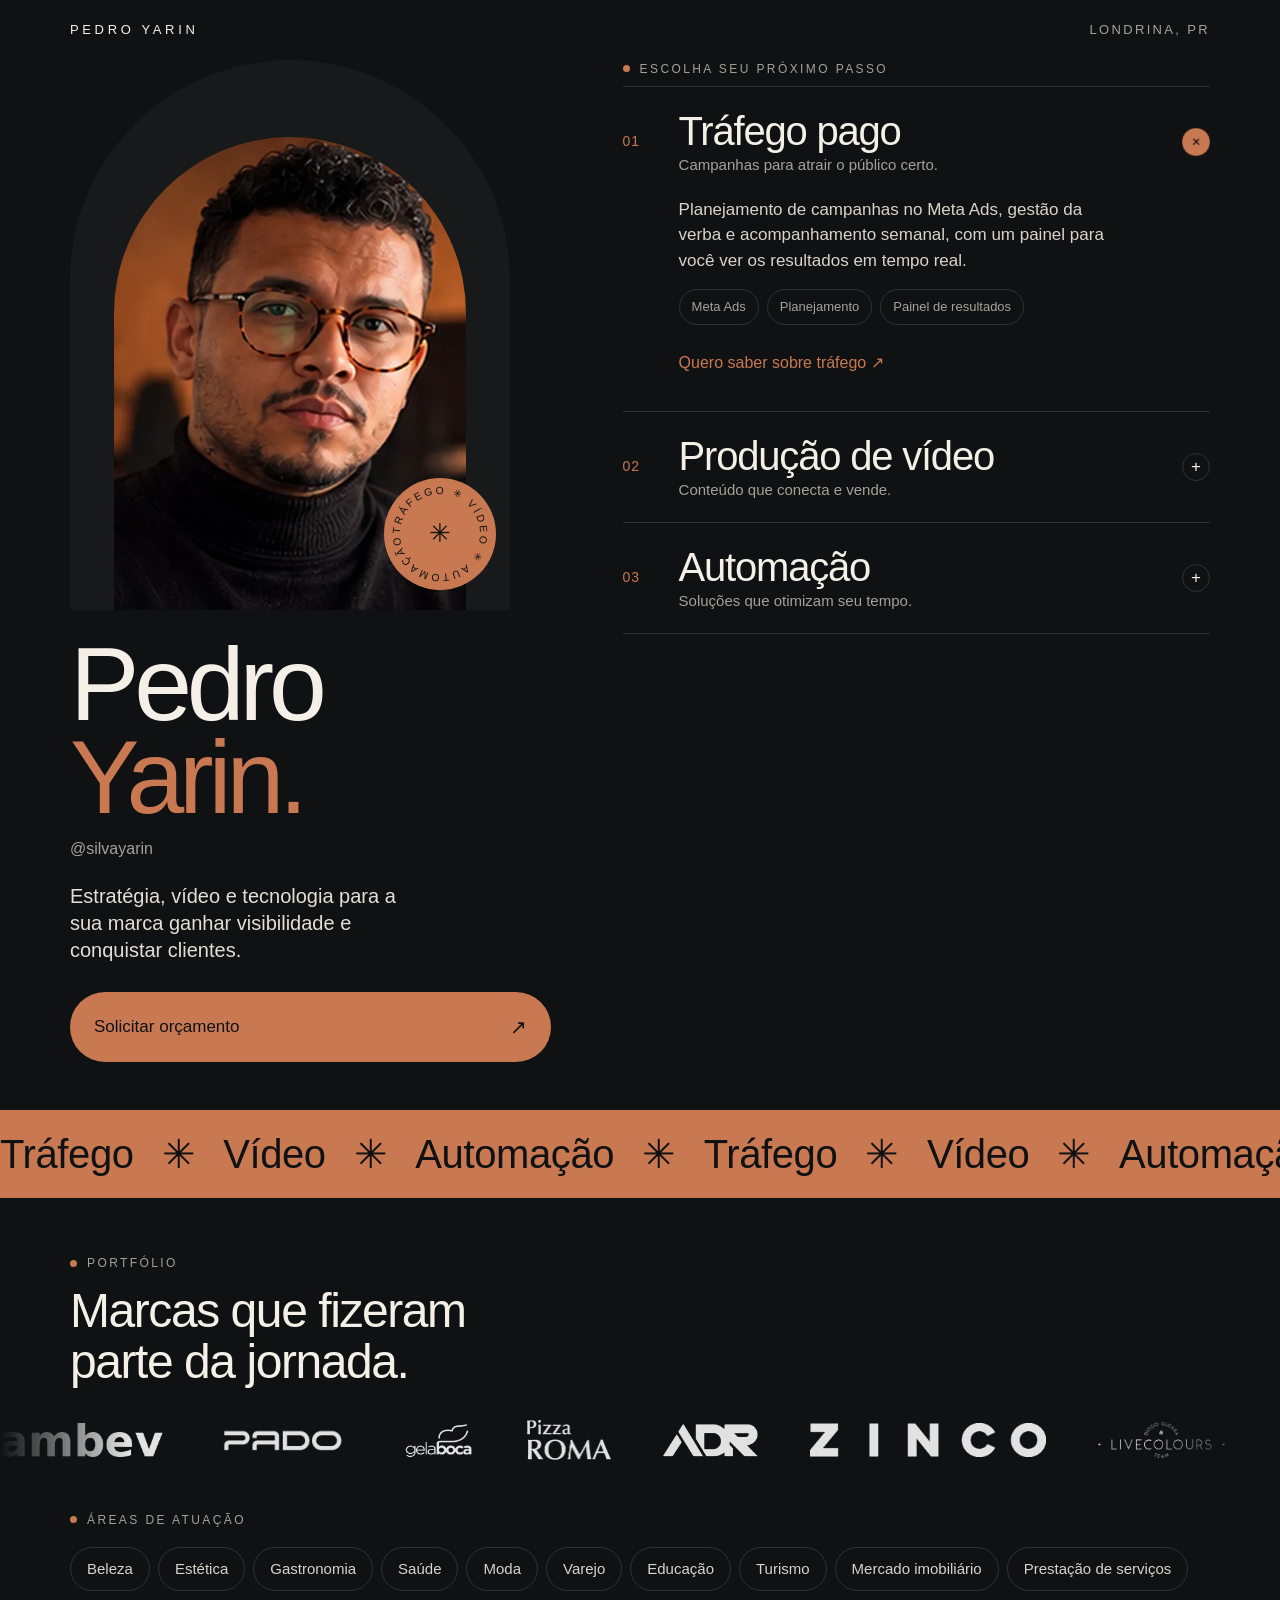
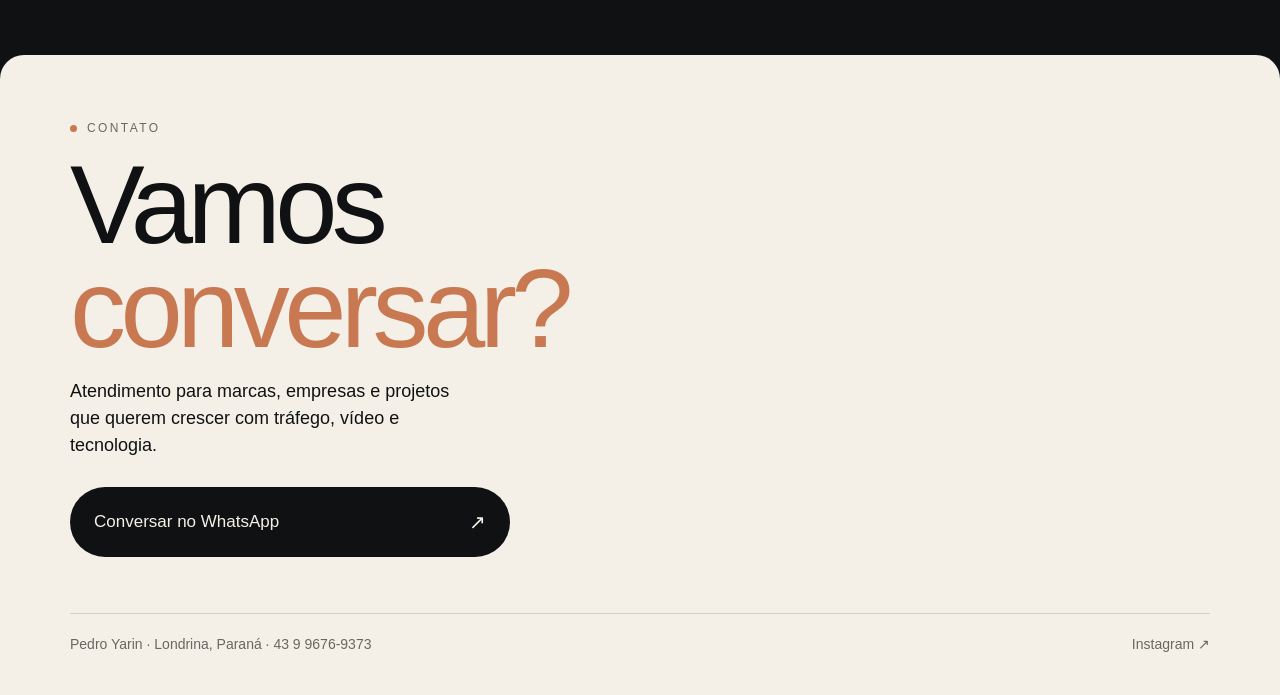
<file: index.html>
<!DOCTYPE html>
<html lang="pt-BR">
<head>
<meta charset="utf-8">
<meta name="viewport" content="width=device-width, initial-scale=1, viewport-fit=cover">
<title>Pedro Yarin · Tráfego, vídeo e automação</title>
<meta name="description" content="Estratégia, vídeo e tecnologia para a sua marca ganhar visibilidade e conquistar clientes. Londrina, PR.">
<meta property="og:type" content="website">
<meta property="og:title" content="Pedro Yarin · Tráfego, vídeo e automação">
<meta property="og:description" content="Estratégia, vídeo e tecnologia para a sua marca ganhar visibilidade e conquistar clientes.">
<meta property="og:image" content="https://yarin-five.vercel.app/assets/pedro-capa-horizontal.webp">
<meta property="og:url" content="https://yarin-five.vercel.app/">
<meta name="twitter:card" content="summary_large_image">
<meta name="theme-color" content="#101112">
<style>
/* VOICE: Pedro falando direto com quem chegou pela bio — curto, confiante, sem jargão.
   IDEA: um cartão de visita vivo: rosto, três caminhos e prova social, tudo a um toque do WhatsApp.
   PICTURE: retrato em arco sobre a dobra de cobre, com selo girando "Tráfego · Vídeo · Automação".
   COLOUR and TYPE: grafite #101112, papel #F4F0E8, cobre #C87952; Nimbus Sans grande e apertada.
   LAYOUT: coluna única pensada para o celular; no computador vira duas colunas com o retrato fixo. */
@font-face{font-family:"Nimbus";src:url(https://wake-painel.vercel.app/assets/nimbus.woff) format("woff");font-display:swap}
:root{--g:#101112;--g2:#18191b;--p:#F4F0E8;--c:#C87952;--z:#A5A29B;--ln:rgba(244,240,232,.14)}
*{box-sizing:border-box;min-width:0}
html{-webkit-text-size-adjust:100%}
body{margin:0;background:var(--g);color:var(--p);font:17px/1.5 "Nimbus","Helvetica Neue",Helvetica,Arial,sans-serif;-webkit-font-smoothing:antialiased;overflow-x:clip}
a{color:inherit}
h1,h2,h3,p{margin:0;font-weight:400}
.k{font-size:12px;letter-spacing:.2em;text-transform:uppercase;color:var(--z);display:flex;align-items:center;gap:10px}
.k::before{content:"";width:7px;height:7px;border-radius:50%;background:var(--c);flex:none}
.wrap{max-width:1180px;margin:0 auto;padding:0 20px}
/* topo */
.top{display:flex;justify-content:space-between;align-items:center;padding:20px 0;font-size:13px;letter-spacing:.18em;text-transform:uppercase}
.top b{font-weight:400;letter-spacing:.28em}
.top span{color:var(--z)}
/* layout */
.grid{display:grid;grid-template-columns:1fr;gap:40px;padding-bottom:40px}
@media (min-width:920px){.grid{grid-template-columns:.9fr 1.1fr;gap:72px;align-items:start}.lado{position:sticky;top:24px}}
/* hero */
.arco{position:relative;aspect-ratio:4/5;max-width:440px;border-radius:999px 999px 8px 8px;overflow:hidden;background:var(--g2) url(https://wake-agencia.vercel.app/assets/copper-fold.webp) center/cover}
.arco img{position:absolute;inset:14% 10% 0 10%;width:80%;height:86%;object-fit:cover;object-position:50% 20%;border-radius:999px 999px 0 0}
.selo{position:absolute;right:14px;bottom:20px;width:112px;height:112px;border-radius:50%;background:var(--c);color:var(--g);display:grid;place-items:center}
.selo svg{position:absolute;inset:0;animation:gira 24s linear infinite}
.selo i{font-style:normal;font-size:26px}
@keyframes gira{to{transform:rotate(360deg)}}
.hero{margin-top:28px}
.hero h1{font-size:clamp(56px,15vw,104px);line-height:.9;letter-spacing:-.05em}
.hero h1 em{font-style:normal;color:var(--c)}
.ig{display:inline-flex;margin-top:12px;color:var(--z);text-decoration:none;font-size:16px}
.ig:hover{color:var(--p)}
.hero p{font-size:20px;line-height:1.35;margin-top:22px;max-width:30ch;color:#e4dfd6}
.cta{display:flex;align-items:center;justify-content:space-between;gap:12px;margin-top:28px;background:var(--c);color:var(--g);text-decoration:none;padding:20px 24px;border-radius:99px;font-size:17px;min-height:56px;transition:transform .15s,background .15s}
.cta:hover{background:#d88b65;transform:translateY(-2px)}
.cta span{font-size:20px}
/* caminhos */
.cam{list-style:none;margin:0;padding:0;border-top:1px solid var(--ln)}
.cam li{border-bottom:1px solid var(--ln)}
.cam details summary{list-style:none;cursor:pointer;display:grid;grid-template-columns:44px 1fr 28px;gap:12px;align-items:center;padding:24px 0;min-height:56px}
.cam details summary::-webkit-details-marker{display:none}
.cam .n{color:var(--c);font-size:14px;letter-spacing:.06em}
.cam h3{font-size:clamp(28px,7vw,40px);line-height:1.02;letter-spacing:-.03em}
.cam small{display:block;font-size:15px;color:var(--z);margin-top:6px;letter-spacing:0}
.cam .mais{width:28px;height:28px;border:1px solid var(--ln);border-radius:50%;display:grid;place-items:center;transition:transform .2s,background .2s}
.cam details[open] .mais{transform:rotate(45deg);background:var(--c);color:var(--g);border-color:var(--c)}
.cam .corpo{padding:0 0 26px 56px;display:grid;gap:16px}
.cam .corpo p{color:#d9d4cb;max-width:46ch}
.tags{display:flex;flex-wrap:wrap;gap:8px}
.tags span{border:1px solid var(--ln);border-radius:99px;padding:7px 12px;font-size:13px;color:var(--z)}
.lk{display:inline-flex;align-items:center;gap:10px;color:var(--c);text-decoration:none;font-size:16px;min-height:44px}
.lk:hover{color:var(--p)}
/* faixa */
.faixa{background:var(--c);color:var(--g);overflow:hidden;padding:14px 0;margin:8px 0 0}
.trk{display:flex;gap:28px;width:max-content;animation:roda 28s linear infinite;align-items:center}
.faixa span{font-size:clamp(24px,5vw,40px);letter-spacing:-.01em;white-space:nowrap}
@keyframes roda{to{transform:translateX(-50%)}}
/* marcas */
.marcas{padding:56px 0 48px}
.marcas h2{font-size:clamp(30px,6vw,48px);line-height:1.05;letter-spacing:-.03em;margin:14px 0 30px;max-width:16ch}
.rail{overflow:hidden;-webkit-mask-image:linear-gradient(90deg,transparent,#000 10%,#000 90%,transparent);mask-image:linear-gradient(90deg,transparent,#000 10%,#000 90%,transparent)}
.rail .trk{gap:52px;animation-duration:42s}
.rail img{display:block;flex:none;height:var(--h);filter:brightness(0) invert(1);opacity:.88}
/* segmentos */
.seg{padding:0 0 64px}
.seg .tags{margin-top:18px}
.seg .tags span{font-size:15px;padding:10px 16px;color:#d9d4cb}
/* contato */
.fim{background:var(--p);color:var(--g);padding:64px 0 40px;border-radius:24px 24px 0 0}
.fim .k{color:#6b6760}
.fim h2{font-size:clamp(52px,13vw,112px);line-height:.92;letter-spacing:-.05em;margin-top:16px}
.fim h2 em{font-style:normal;color:var(--c)}
.fim p{margin-top:18px;max-width:40ch;font-size:18px}
.fim .cta{max-width:440px;background:var(--g);color:var(--p)}
.fim .cta:hover{background:#2a2b2e}
.rod{display:flex;justify-content:space-between;flex-wrap:wrap;gap:12px;margin-top:56px;padding-top:20px;border-top:1px solid rgba(16,17,18,.15);font-size:14px;color:#6b6760}
.rod a{text-decoration:none}
.rod a:hover{color:var(--g)}
:focus-visible{outline:2px solid var(--c);outline-offset:3px}
@media (prefers-reduced-motion:reduce){.trk,.selo svg{animation:none}}
/* ===== celular ===== */
@media (max-width:919px){
  .top{padding:14px 0}
  .grid{gap:28px}
  .arco{max-width:none;aspect-ratio:auto;height:min(58vh,470px);border-radius:200px 200px 10px 10px}
  .arco img{inset:12% 9% 0 9%;width:82%;height:88%}
  .arco::after{content:"";position:absolute;inset:auto 0 0 0;height:46%;background:linear-gradient(0deg,rgba(16,17,18,.92),rgba(16,17,18,0))}
  .hero{position:relative;margin-top:-118px;z-index:2;padding:0 4px}
  .hero h1{font-size:clamp(54px,16vw,76px)}
  .hero p{font-size:18px;margin-top:16px}
  .cta{margin-top:20px;padding:18px 22px}
  .selo{width:88px;height:88px;top:30%;bottom:auto;right:10px}
  .cam details summary{grid-template-columns:1fr 32px;gap:10px;padding:20px 0}
  .cam .n{grid-column:1/-1;font-size:12px;margin-bottom:-6px}
  .cam h3{font-size:30px}
  .cam .corpo{padding:0 0 22px}
  .marcas{padding:44px 0 36px}
  .seg{padding-bottom:48px}
  .fim{padding:48px 0 calc(96px + env(safe-area-inset-bottom))}
  .fim h2{font-size:clamp(48px,15vw,72px)}
  .rod{margin-top:36px;flex-direction:column}
}
.fixo{position:fixed;left:12px;right:12px;bottom:calc(12px + env(safe-area-inset-bottom));z-index:20;display:none;align-items:center;justify-content:space-between;background:var(--c);color:var(--g);text-decoration:none;border-radius:99px;padding:16px 22px;font-size:16px;box-shadow:0 10px 30px rgba(0,0,0,.45);transform:translateY(140%);transition:transform .3s}
.fixo.on{transform:none}
@media (max-width:919px){.fixo{display:flex}}
@media (prefers-reduced-motion:reduce){.fixo{transition:none}}
</style>
</head>
<body>
<div class="wrap">
  <header class="top"><b>Pedro Yarin</b><span>Londrina, PR</span></header>

  <div class="grid">
    <div class="lado">
      <div class="arco">
        <img src="/assets/pedro.webp" alt="Pedro Yarin" width="589" height="700">
        <div class="selo" aria-hidden="true"><svg viewBox="0 0 112 112"><defs><path id="cs" d="M56 56m-40 0a40 40 0 1 1 80 0a40 40 0 1 1-80 0"/></defs><text font-size="10.5" letter-spacing="2.6" fill="#101112" font-family="Nimbus,Helvetica,sans-serif"><textPath href="#cs">TRÁFEGO ✳ VÍDEO ✳ AUTOMAÇÃO ✳</textPath></text></svg><i>✳</i></div>
      </div>
      <div class="hero">
        <h1>Pedro<br><em>Yarin.</em></h1>
        <a class="ig" href="https://www.instagram.com/silvayarin/" target="_blank" rel="noopener">@silvayarin</a>
        <p>Estratégia, vídeo e tecnologia para a sua marca ganhar visibilidade e conquistar clientes.</p>
        <a class="cta" href="https://wa.me/5543996769373?text=Ol%C3%A1%2C%20Pedro%21%20Quero%20solicitar%20um%20or%C3%A7amento." target="_blank" rel="noopener">Solicitar orçamento <span aria-hidden="true">↗</span></a>
      </div>
    </div>

    <main>
      <div class="k" style="margin-bottom:8px">Escolha seu próximo passo</div>
      <ul class="cam">
        <li><details open>
          <summary><span class="n">01</span><h3>Tráfego pago<small>Campanhas para atrair o público certo.</small></h3><span class="mais" aria-hidden="true">+</span></summary>
          <div class="corpo"><p>Planejamento de campanhas no Meta Ads, gestão da verba e acompanhamento semanal, com um painel para você ver os resultados em tempo real.</p>
            <div class="tags"><span>Meta Ads</span><span>Planejamento</span><span>Painel de resultados</span></div>
            <a class="lk" href="https://wa.me/5543996769373?text=Ol%C3%A1%2C%20Pedro%21%20Quero%20saber%20mais%20sobre%20Gest%C3%A3o%20de%20Tr%C3%A1fego" target="_blank" rel="noopener">Quero saber sobre tráfego ↗</a></div>
        </details></li>
        <li><details>
          <summary><span class="n">02</span><h3>Produção de vídeo<small>Conteúdo que conecta e vende.</small></h3><span class="mais" aria-hidden="true">+</span></summary>
          <div class="corpo"><p>Roteiro, captação e edição de vídeos para anúncios, Reels e redes sociais, pensados para prender a atenção nos primeiros segundos.</p>
            <div class="tags"><span>Roteiro</span><span>Captação</span><span>Edição</span></div>
            <a class="lk" href="https://wa.me/5543996769373?text=Ol%C3%A1%2C%20Pedro%21%20Quero%20saber%20mais%20sobre%20Produ%C3%A7%C3%A3o%20de%20V%C3%ADdeos%20Profissionais" target="_blank" rel="noopener">Quero produzir vídeos ↗</a></div>
        </details></li>
        <li><details>
          <summary><span class="n">03</span><h3>Automação<small>Soluções que otimizam seu tempo.</small></h3><span class="mais" aria-hidden="true">+</span></summary>
          <div class="corpo"><p>Landing pages, automações de atendimento e ferramentas digitais que transformam atenção em conversa no WhatsApp.</p>
            <div class="tags"><span>Landing pages</span><span>Automações</span><span>Sistemas</span></div>
            <a class="lk" href="https://wa.me/5543996769373?text=Ol%C3%A1%2C%20Pedro%21%20Quero%20saber%20mais%20sobre%20Tecnologia%20%2F%20Automa%C3%A7%C3%A3o" target="_blank" rel="noopener">Quero falar sobre automação ↗</a></div>
        </details></li>
      </ul>
    </main>
  </div>
</div>

<div class="faixa" aria-hidden="true"><div class="trk" id="faixa"></div></div>

<section class="marcas">
  <div class="wrap"><div class="k">Portfólio</div><h2>Marcas que fizeram parte da jornada.</h2></div>
  <div class="rail"><div class="trk" id="logos"></div></div>
</section>

<section class="seg">
  <div class="wrap"><div class="k">Áreas de atuação</div>
    <div class="tags"><span>Beleza</span><span>Estética</span><span>Gastronomia</span><span>Saúde</span><span>Moda</span><span>Varejo</span><span>Educação</span><span>Turismo</span><span>Mercado imobiliário</span><span>Prestação de serviços</span></div>
  </div>
</section>

<footer class="fim">
  <div class="wrap">
    <div class="k">Contato</div>
    <h2>Vamos<br><em>conversar?</em></h2>
    <p>Atendimento para marcas, empresas e projetos que querem crescer com tráfego, vídeo e tecnologia.</p>
    <a class="cta" href="https://wa.me/5543996769373?text=Ol%C3%A1%2C%20Pedro%21%20Vim%20pelo%20Instagram%20e%20gostaria%20de%20conversar%20sobre%20o%20meu%20projeto." target="_blank" rel="noopener">Conversar no WhatsApp <span aria-hidden="true">↗</span></a>
    <div class="rod"><span>Pedro Yarin · Londrina, Paraná · 43 9 9676-9373</span><a href="https://www.instagram.com/silvayarin/" target="_blank" rel="noopener">Instagram ↗</a></div>
  </div>
</footer>

<a class="fixo" id="fixo" href="https://wa.me/5543996769373?text=Ol%C3%A1%2C%20Pedro%21%20Vim%20pelo%20Instagram%20e%20quero%20um%20or%C3%A7amento." target="_blank" rel="noopener">Falar no WhatsApp <span aria-hidden="true">↗</span></a>

<script>
{
  const marcas = [['ambev','Ambev',34],['pado','Pado',46],['gelaboca','Gelaboca',36],['roma','Roma',40],['adr','ADR',36],['zinco','Zinco',34],['live-colours','Live Colours',36],['mor-salon','MŌR Salon',44],['londrina-norte-shopping','Londrina Norte Shopping',44],['aurora-shopping','Aurora Shopping',44],['agrobar','Agrobar',36],['agroplay','Agroplay',34],['schwarzkopf','Schwarzkopf',36],['folks','Folks',36]];
  const um = marcas.map(([f, n, h]) => `<img src="/assets/${f}.webp" alt="${n}" style="--h:${h}px" loading="lazy">`).join('');
  document.getElementById('logos').innerHTML = um + um.replace(/alt="[^"]*"/g, 'alt=""');
  const f = '<span>Tráfego</span><span>✳</span><span>Vídeo</span><span>✳</span><span>Automação</span><span>✳</span>';
  document.getElementById('faixa').innerHTML = f.repeat(6);
  const fx = document.getElementById('fixo'), alvo = document.querySelector('.hero .cta'), fim = document.querySelector('.fim');
  const vis = { hero: true, fim: false };
  const io = new IntersectionObserver((es) => { for (const e of es) vis[e.target === fim ? 'fim' : 'hero'] = e.isIntersecting; fx.classList.toggle('on', !vis.hero && !vis.fim); });
  io.observe(alvo); io.observe(fim);
}
</script>
</body>
</html>
</file>
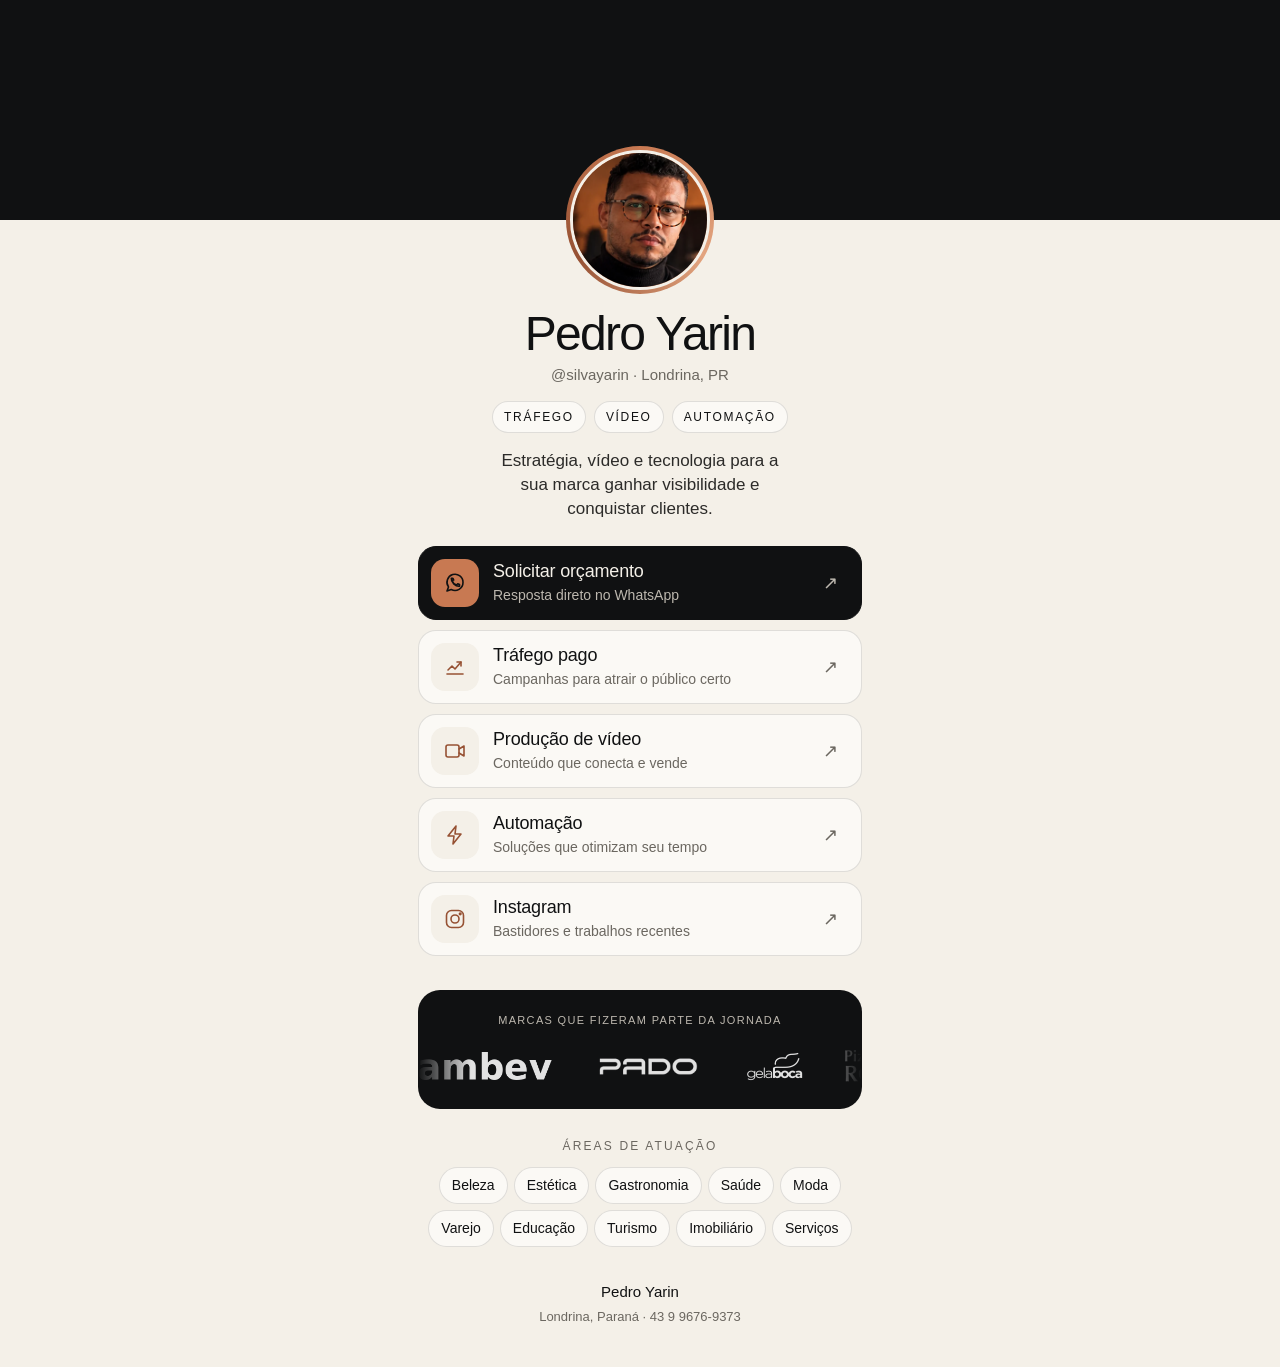
<file: v2/index.html>
<!DOCTYPE html>
<html lang="pt-BR">
<head>
<meta charset="utf-8">
<meta name="viewport" content="width=device-width, initial-scale=1, viewport-fit=cover">
<title>Pedro Yarin · Tráfego, vídeo e automação</title>
<meta name="description" content="Estratégia, vídeo e tecnologia para a sua marca ganhar visibilidade e conquistar clientes. Londrina, PR.">
<meta property="og:type" content="website">
<meta property="og:title" content="Pedro Yarin · Tráfego, vídeo e automação">
<meta property="og:description" content="Estratégia, vídeo e tecnologia para a sua marca ganhar visibilidade e conquistar clientes.">
<meta property="og:image" content="https://yarin-five.vercel.app/assets/pedro-capa-horizontal.webp">
<meta name="twitter:card" content="summary_large_image">
<meta name="theme-color" content="#F4F0E8">
<style>
/* VOICE: Pedro, direto e próximo — quem chegou pela bio quer um botão, não um texto.
   IDEA: link na bio feito como um cartão de papel: rosto, uma frase e caminhos grandes de tocar.
   PICTURE: retrato redondo com anel de cobre e a dobra de cobre como faixa no topo.
   COLOUR and TYPE: papel #F4F0E8 de fundo, grafite #101112, cobre #C87952; Nimbus Sans.
   LAYOUT: coluna estreita centrada (máx. 480px), botões empilhados, tudo em menos de duas telas. */
@font-face{font-family:"Nimbus";src:url(https://wake-painel.vercel.app/assets/nimbus.woff) format("woff");font-display:swap}
:root{--g:#101112;--p:#F4F0E8;--b:#fbf9f5;--c:#C87952;--ct:#965133;--m:#6b6760;--ln:rgba(16,17,18,.12)}
*{box-sizing:border-box;min-width:0}
html{-webkit-text-size-adjust:100%}
body{margin:0;background:var(--p);color:var(--g);font:16px/1.5 "Nimbus","Helvetica Neue",Helvetica,Arial,sans-serif;-webkit-font-smoothing:antialiased;overflow-x:clip}
a{color:inherit;text-decoration:none}
h1,h2,p{margin:0;font-weight:400}
.capa{height:150px;background:#101112 url(https://wake-agencia.vercel.app/assets/copper-fold.webp) center 40%/cover}
.col{max-width:480px;margin:0 auto;padding:0 18px calc(40px + env(safe-area-inset-bottom))}
/* perfil */
.perfil{text-align:center;margin-top:-62px}
.foto{width:124px;height:124px;border-radius:50%;padding:4px;background:conic-gradient(var(--c),#e3a47f,var(--ct),var(--c));margin:0 auto;display:block}
.foto img{width:100%;height:100%;border-radius:50%;object-fit:cover;object-position:50% 22%;border:3px solid var(--p);display:block}
.perfil h1{font-size:40px;line-height:1;letter-spacing:-.035em;margin-top:16px}
.arroba{display:inline-block;margin-top:6px;color:var(--m);font-size:15px}
.papeis{display:flex;justify-content:center;gap:8px;margin-top:14px;flex-wrap:wrap}
.papeis span{font-size:12px;letter-spacing:.14em;text-transform:uppercase;border:1px solid var(--ln);border-radius:99px;padding:6px 11px;background:var(--b)}
.perfil p{font-size:17px;line-height:1.4;margin:16px auto 0;max-width:32ch;color:#2c2b29}
/* links */
.links{display:grid;gap:10px;margin-top:26px}
.lk{display:grid;grid-template-columns:48px 1fr 22px;gap:14px;align-items:center;background:var(--b);border:1px solid var(--ln);border-radius:18px;padding:12px 16px 12px 12px;min-height:72px;transition:transform .15s,border-color .15s,background .15s}
.lk:hover{transform:translateY(-2px);border-color:var(--c)}
.lk:active{transform:scale(.99)}
.lk .ic{width:48px;height:48px;border-radius:14px;background:var(--p);display:grid;place-items:center;color:var(--ct)}
.lk .ic svg{width:24px;height:24px}
.lk b{display:block;font-weight:400;font-size:18px;line-height:1.15;letter-spacing:-.01em}
.lk small{display:block;color:var(--m);font-size:14px;margin-top:3px}
.lk .seta{color:var(--m);font-size:18px}
.lk.pri{background:var(--g);color:var(--p);border-color:var(--g)}
.lk.pri .ic{background:var(--c);color:var(--g)}
.lk.pri small,.lk.pri .seta{color:#bdb8af}
.lk.pri:hover{background:#1d1e20}
/* marcas */
.marcas{margin-top:34px;background:var(--g);color:var(--p);border-radius:22px;padding:22px 0 24px;overflow:hidden}
.marcas .t{padding:0 16px;font-size:11px;letter-spacing:.12em;text-transform:uppercase;color:#bdb8af;text-align:center;margin-bottom:18px}
.rail{overflow:hidden;-webkit-mask-image:linear-gradient(90deg,transparent,#000 12%,#000 88%,transparent);mask-image:linear-gradient(90deg,transparent,#000 12%,#000 88%,transparent)}
.trk{display:flex;align-items:center;gap:40px;width:max-content;animation:roda 38s linear infinite}
.trk img{display:block;flex:none;height:var(--h);filter:brightness(0) invert(1);opacity:.88}
@keyframes roda{to{transform:translateX(-50%)}}
/* segmentos */
.seg{margin-top:28px;text-align:center}
.seg .t{font-size:12px;letter-spacing:.18em;text-transform:uppercase;color:var(--m)}
.seg div{display:flex;flex-wrap:wrap;justify-content:center;gap:6px;margin-top:12px}
.seg span{font-size:14px;padding:7px 12px;border-radius:99px;background:var(--b);border:1px solid var(--ln)}
footer{text-align:center;margin-top:34px;font-size:13px;color:var(--m)}
footer b{display:block;font-weight:400;color:var(--g);font-size:15px;margin-bottom:4px}
:focus-visible{outline:2px solid var(--c);outline-offset:3px}
@media (min-width:700px){.capa{height:220px}.perfil{margin-top:-74px}.foto{width:148px;height:148px}.perfil h1{font-size:48px}}
@media (prefers-reduced-motion:reduce){.trk{animation:none}.lk{transition:none}}
</style>
</head>
<body>
<div class="capa" role="img" aria-label="Dobra de cobre"></div>
<div class="col">
  <section class="perfil">
    <span class="foto"><img src="/assets/pedro.webp" alt="Pedro Yarin" width="589" height="700"></span>
    <h1>Pedro Yarin</h1>
    <a class="arroba" href="https://www.instagram.com/silvayarin/" target="_blank" rel="noopener">@silvayarin · Londrina, PR</a>
    <div class="papeis"><span>Tráfego</span><span>Vídeo</span><span>Automação</span></div>
    <p>Estratégia, vídeo e tecnologia para a sua marca ganhar visibilidade e conquistar clientes.</p>
  </section>

  <nav class="links" aria-label="Links">
    <a class="lk pri" href="https://wa.me/5543996769373?text=Ol%C3%A1%2C%20Pedro%21%20Vim%20pelo%20Instagram%20e%20quero%20um%20or%C3%A7amento." target="_blank" rel="noopener">
      <span class="ic"><svg viewBox="0 0 24 24" fill="none" stroke="currentColor" stroke-width="1.6" stroke-linecap="round" stroke-linejoin="round" aria-hidden="true"><path d="M20 11.5a8 8 0 01-11.8 7L4 20l1.5-4.1A8 8 0 1120 11.5z"/><path d="M9 9.5c.5 2 2 3.5 4.5 4.5l1.2-1.2 1.8.8v1.6c-4 .4-8.6-4-8.2-8h1.6l.8 1.8z"/></svg></span>
      <span><b>Solicitar orçamento</b><small>Resposta direto no WhatsApp</small></span><span class="seta" aria-hidden="true">↗</span></a>
    <a class="lk" href="https://wa.me/5543996769373?text=Ol%C3%A1%2C%20Pedro%21%20Quero%20saber%20mais%20sobre%20Gest%C3%A3o%20de%20Tr%C3%A1fego" target="_blank" rel="noopener">
      <span class="ic"><svg viewBox="0 0 24 24" fill="none" stroke="currentColor" stroke-width="1.6" stroke-linecap="round" stroke-linejoin="round" aria-hidden="true"><path d="M4 19h16"/><path d="M5 15l4-4 3 3 6-7"/><path d="M14 7h4v4"/></svg></span>
      <span><b>Tráfego pago</b><small>Campanhas para atrair o público certo</small></span><span class="seta" aria-hidden="true">↗</span></a>
    <a class="lk" href="https://wa.me/5543996769373?text=Ol%C3%A1%2C%20Pedro%21%20Quero%20saber%20mais%20sobre%20Produ%C3%A7%C3%A3o%20de%20V%C3%ADdeos%20Profissionais" target="_blank" rel="noopener">
      <span class="ic"><svg viewBox="0 0 24 24" fill="none" stroke="currentColor" stroke-width="1.6" stroke-linecap="round" stroke-linejoin="round" aria-hidden="true"><rect x="3" y="6" width="13" height="12" rx="2"/><path d="M16 10l5-3v10l-5-3"/></svg></span>
      <span><b>Produção de vídeo</b><small>Conteúdo que conecta e vende</small></span><span class="seta" aria-hidden="true">↗</span></a>
    <a class="lk" href="https://wa.me/5543996769373?text=Ol%C3%A1%2C%20Pedro%21%20Quero%20saber%20mais%20sobre%20Tecnologia%20%2F%20Automa%C3%A7%C3%A3o" target="_blank" rel="noopener">
      <span class="ic"><svg viewBox="0 0 24 24" fill="none" stroke="currentColor" stroke-width="1.6" stroke-linecap="round" stroke-linejoin="round" aria-hidden="true"><path d="M13 3L5 13h6l-1 8 8-10h-6z"/></svg></span>
      <span><b>Automação</b><small>Soluções que otimizam seu tempo</small></span><span class="seta" aria-hidden="true">↗</span></a>
    <a class="lk" href="https://www.instagram.com/silvayarin/" target="_blank" rel="noopener">
      <span class="ic"><svg viewBox="0 0 24 24" fill="none" stroke="currentColor" stroke-width="1.6" stroke-linecap="round" stroke-linejoin="round" aria-hidden="true"><rect x="3.5" y="3.5" width="17" height="17" rx="5"/><circle cx="12" cy="12" r="4"/><circle cx="17.2" cy="6.8" r=".8" fill="currentColor"/></svg></span>
      <span><b>Instagram</b><small>Bastidores e trabalhos recentes</small></span><span class="seta" aria-hidden="true">↗</span></a>
  </nav>

  <section class="marcas">
    <div class="t">Marcas que fizeram parte da jornada</div>
    <div class="rail"><div class="trk" id="logos"></div></div>
  </section>

  <section class="seg">
    <div class="t">Áreas de atuação</div>
    <div><span>Beleza</span><span>Estética</span><span>Gastronomia</span><span>Saúde</span><span>Moda</span><span>Varejo</span><span>Educação</span><span>Turismo</span><span>Imobiliário</span><span>Serviços</span></div>
  </section>

  <footer><b>Pedro Yarin</b>Londrina, Paraná · 43 9 9676-9373</footer>
</div>
<script>
{
  const marcas = [['ambev','Ambev',28],['pado','Pado',38],['gelaboca','Gelaboca',30],['roma','Roma',32],['adr','ADR',30],['zinco','Zinco',28],['live-colours','Live Colours',30],['mor-salon','MŌR Salon',36],['londrina-norte-shopping','Londrina Norte Shopping',36],['aurora-shopping','Aurora Shopping',36],['agrobar','Agrobar',30],['agroplay','Agroplay',28],['schwarzkopf','Schwarzkopf',30],['folks','Folks',30]];
  const um = marcas.map(([f, n, h]) => `<img src="/assets/${f}.webp" alt="${n}" style="--h:${h}px" loading="lazy">`).join('');
  document.getElementById('logos').innerHTML = um + um.replace(/alt="[^"]*"/g, 'alt=""');
}
</script>
</body>
</html>
</file>
